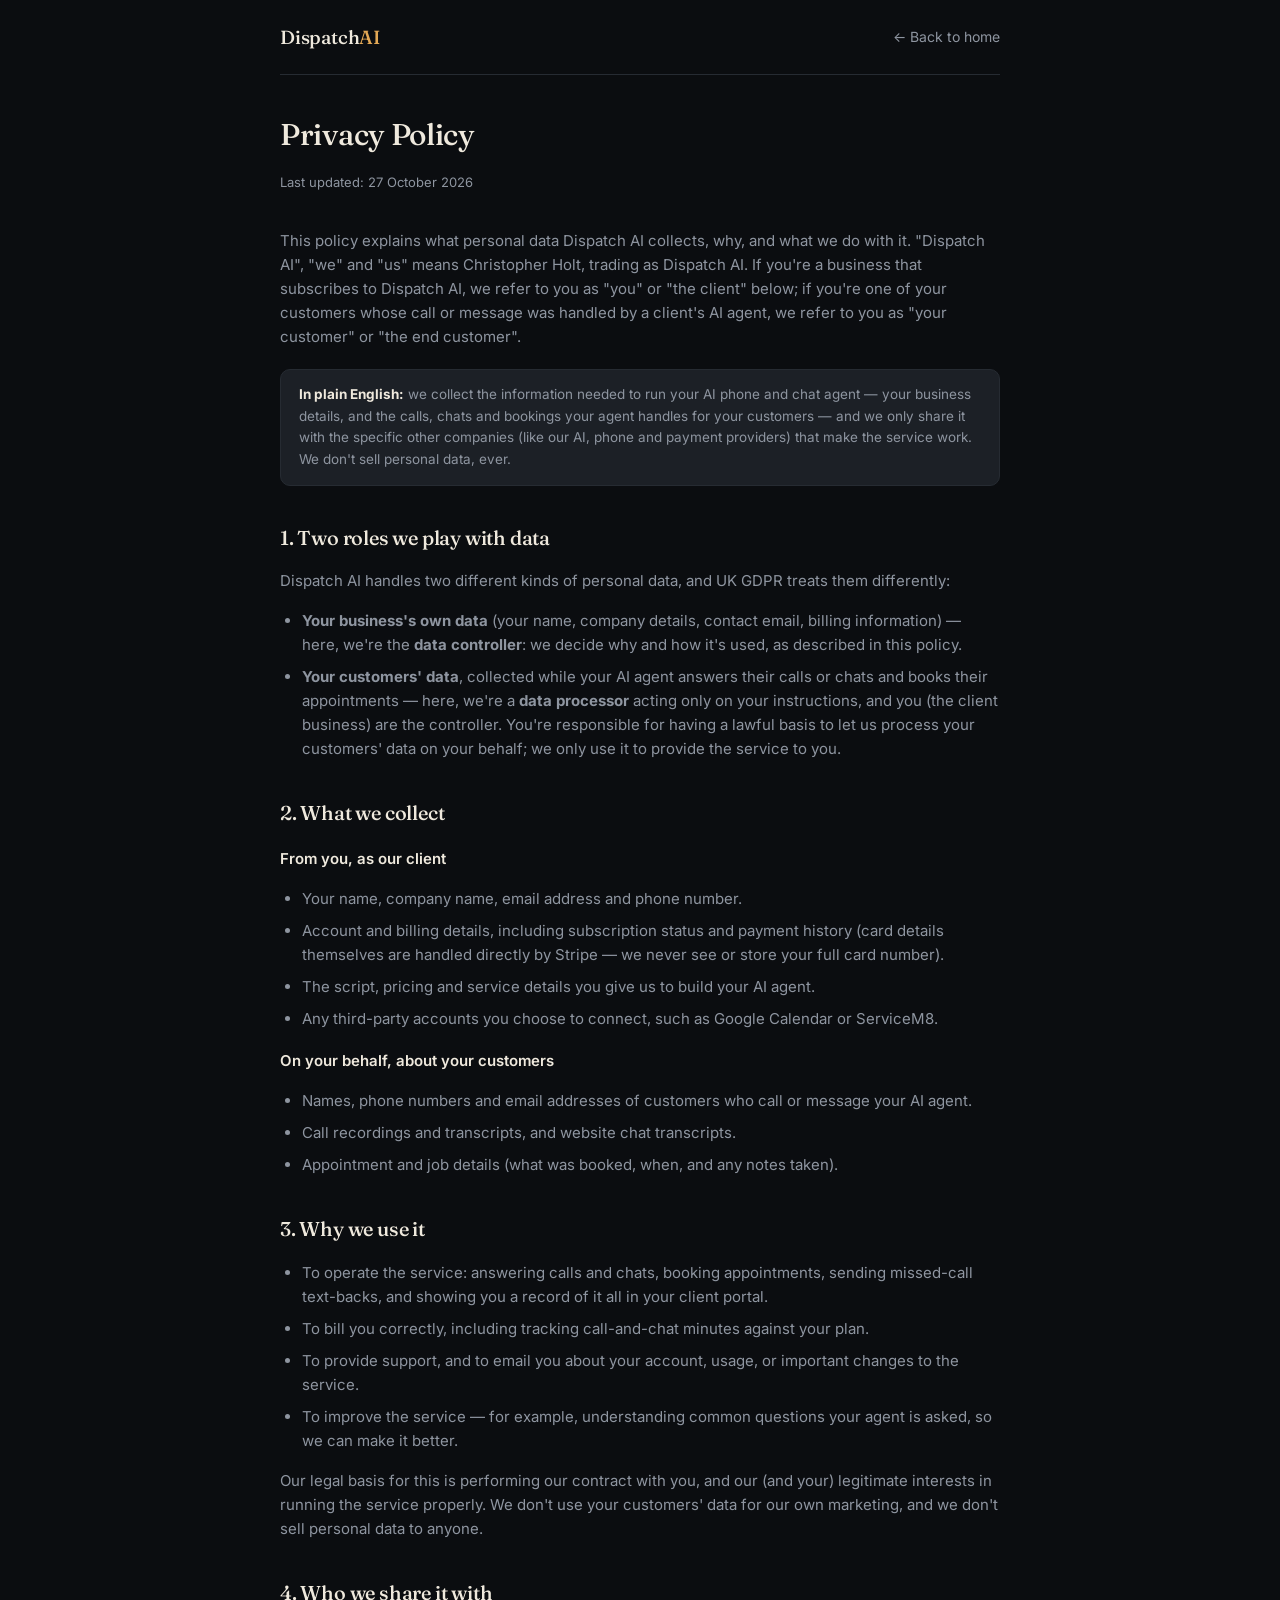
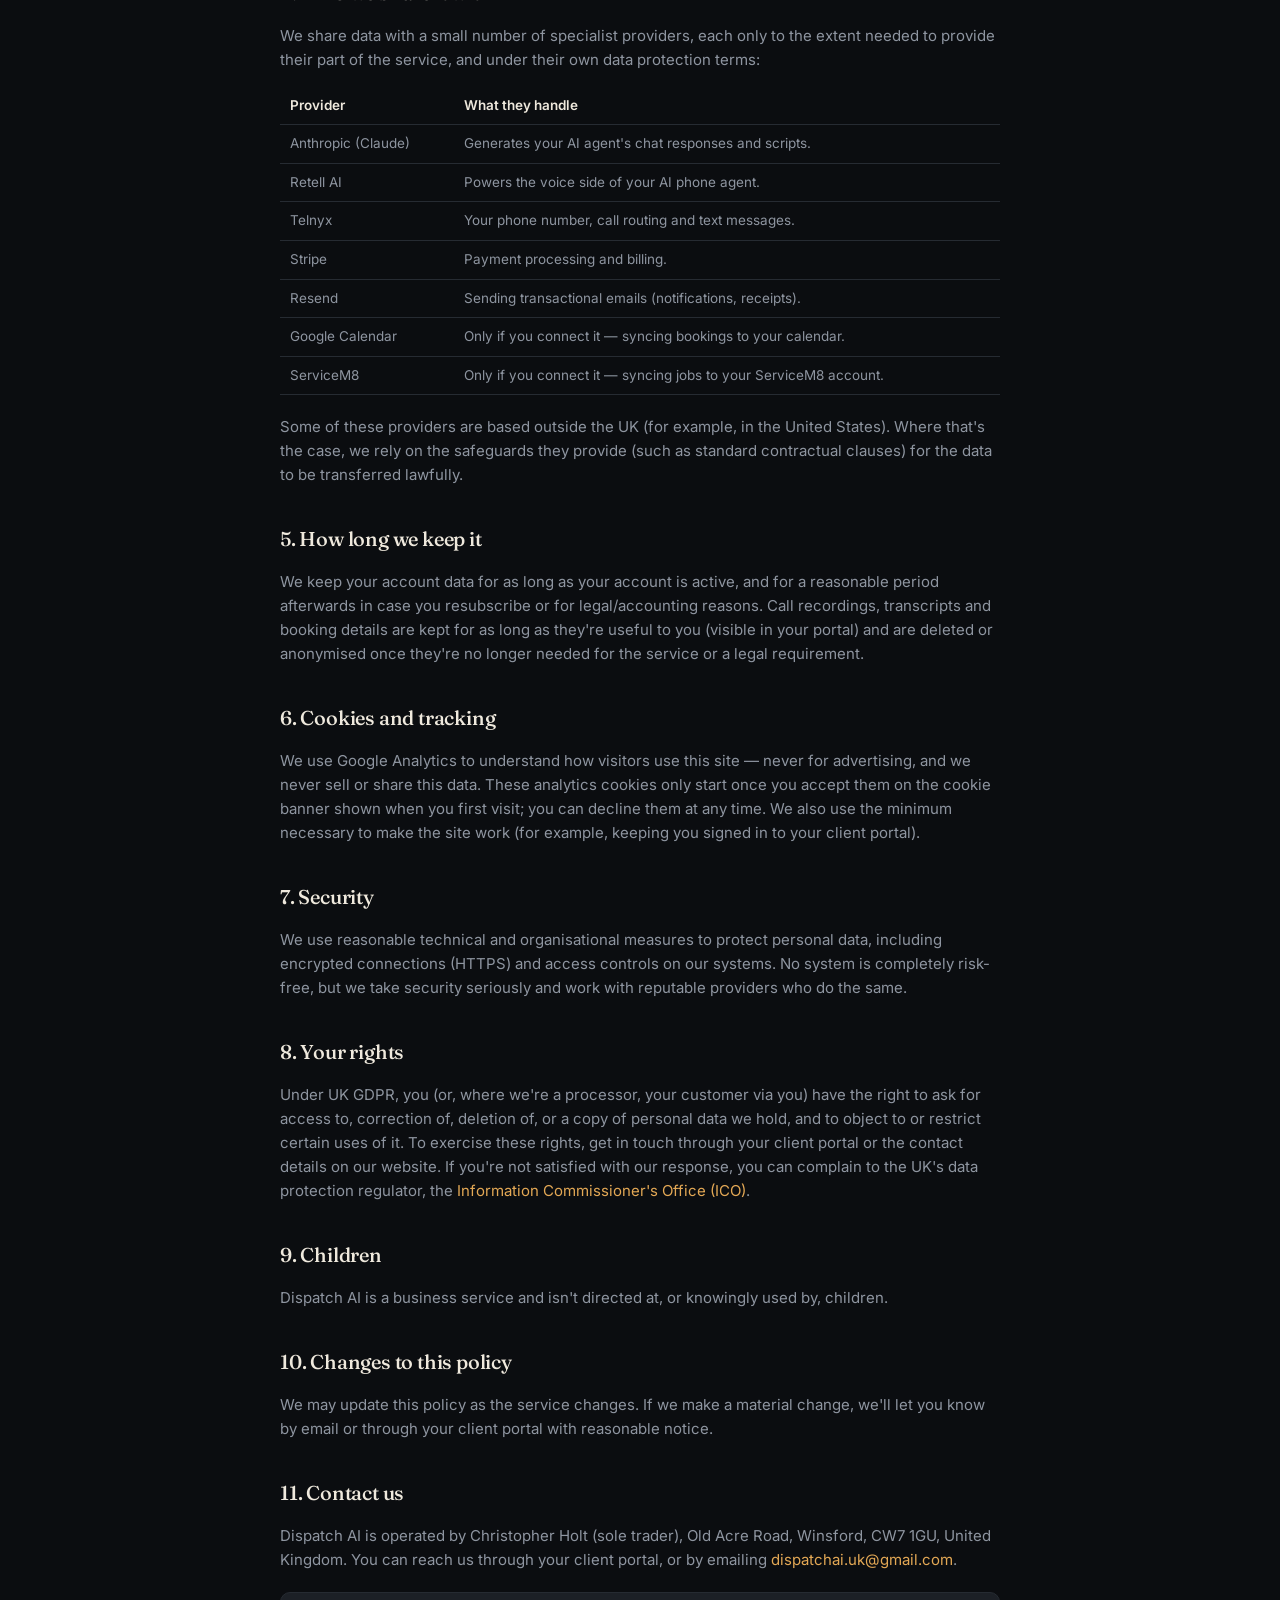
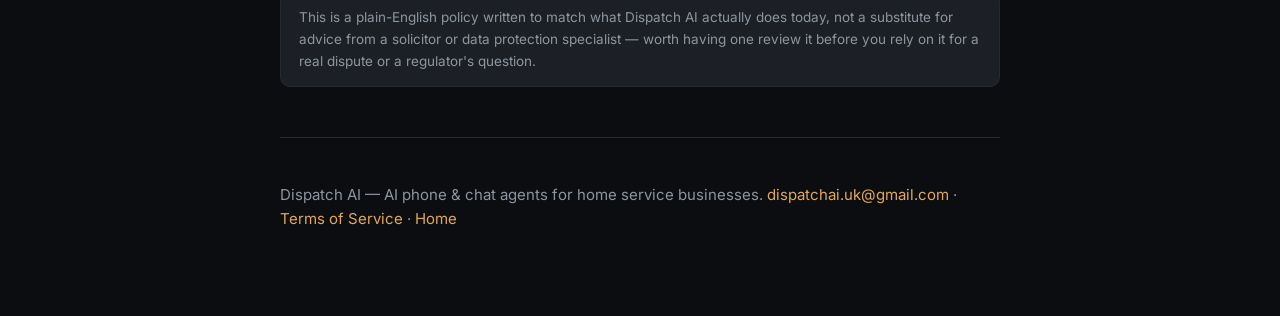
<file: public/privacy.html>
<!DOCTYPE html>
<html lang="en">
<head>
<meta charset="UTF-8">
<meta name="viewport" content="width=device-width, initial-scale=1.0">
<title>Privacy Policy — Dispatch AI</title>
<meta name="description" content="How Dispatch AI collects, uses and protects personal data.">
<meta name="robots" content="noindex, follow">
<link rel="icon" type="image/svg+xml" href="/favicon.svg">
<link rel="preconnect" href="https://fonts.googleapis.com">
<link rel="preconnect" href="https://fonts.gstatic.com" crossorigin>
<link href="https://fonts.googleapis.com/css2?family=Fraunces:ital,opsz,wght@0,9..144,300;0,9..144,500;0,9..144,600;1,9..144,500&family=Inter:wght@400;500;600;700&display=swap" rel="stylesheet">
<style>
:root {
  --bg: #0b0d10;
  --surface: #15181d;
  --surface-2: #1c2026;
  --surface-line: #262b32;
  --fg: #efe9dd;
  --muted: #8e95a0;
  --accent: #e3a855;
  color-scheme: dark;
}
* { box-sizing: border-box; }
html, body { background: var(--bg); }
body {
  color: var(--fg);
  font-family: "Inter", system-ui, sans-serif;
  margin: 0;
  -webkit-font-smoothing: antialiased;
  line-height: 1.6;
}
.wrap { max-width: 760px; margin: 0 auto; padding: 0 20px 60px; }
h1, h2 { font-family: "Fraunces", Georgia, serif; font-weight: 500; letter-spacing: -0.01em; }
header { display: flex; align-items: center; justify-content: space-between; padding: 22px 0; border-bottom: 1px solid var(--surface-line); margin-bottom: 36px; }
.logo { font-family: "Fraunces", serif; font-size: 19px; font-weight: 500; text-decoration: none; color: var(--fg); letter-spacing: -0.01em; }
.logo em { color: var(--accent); font-style: normal; }
header a.back { color: var(--muted); text-decoration: none; font-size: 14px; }
header a.back:hover { color: var(--fg); }
h1 { font-size: 30px; margin: 0 0 6px; }
.updated { color: var(--muted); font-size: 13px; margin-bottom: 36px; }
h2 { font-size: 20px; margin: 36px 0 10px; color: var(--fg); }
h3 { font-family: "Inter", sans-serif; font-size: 15px; font-weight: 600; color: var(--fg); margin: 18px 0 6px; }
p, li { color: var(--muted); font-size: 15px; }
ul, ol { padding-left: 22px; }
li { margin-bottom: 8px; }
a { color: var(--accent); text-decoration: none; }
a:hover { text-decoration: underline; }
table { width: 100%; border-collapse: collapse; margin: 14px 0 20px; font-size: 13.5px; }
th, td { text-align: left; padding: 8px 10px; border-bottom: 1px solid var(--surface-line); color: var(--muted); vertical-align: top; }
th { color: var(--fg); font-weight: 600; }
.callout { background: var(--surface-2); border: 1px solid var(--surface-line); border-radius: 10px; padding: 14px 18px; margin: 20px 0; font-size: 13.5px; color: var(--muted); }
.callout b { color: var(--fg); }
footer { padding: 30px 0 10px; border-top: 1px solid var(--surface-line); margin-top: 50px; font-size: 12.5px; color: var(--muted); }
footer a { color: var(--accent); }
</style>
</head>
<body>
<div class="wrap">
  <header>
    <a class="logo" href="/">Dispatch<em>AI</em></a>
    <a class="back" href="/">&larr; Back to home</a>
  </header>

  <h1>Privacy Policy</h1>
  <p class="updated">Last updated: 27 October 2026</p>

  <p>This policy explains what personal data Dispatch AI collects, why, and what we do with it. "Dispatch AI", "we" and "us" means Christopher Holt, trading as Dispatch AI. If you're a business that subscribes to Dispatch AI, we refer to you as "you" or "the client" below; if you're one of your customers whose call or message was handled by a client's AI agent, we refer to you as "your customer" or "the end customer".</p>

  <div class="callout"><b>In plain English:</b> we collect the information needed to run your AI phone and chat agent — your business details, and the calls, chats and bookings your agent handles for your customers — and we only share it with the specific other companies (like our AI, phone and payment providers) that make the service work. We don't sell personal data, ever.</div>

  <h2>1. Two roles we play with data</h2>
  <p>Dispatch AI handles two different kinds of personal data, and UK GDPR treats them differently:</p>
  <ul>
    <li><b>Your business's own data</b> (your name, company details, contact email, billing information) — here, we're the <b>data controller</b>: we decide why and how it's used, as described in this policy.</li>
    <li><b>Your customers' data</b>, collected while your AI agent answers their calls or chats and books their appointments — here, we're a <b>data processor</b> acting only on your instructions, and you (the client business) are the controller. You're responsible for having a lawful basis to let us process your customers' data on your behalf; we only use it to provide the service to you.</li>
  </ul>

  <h2>2. What we collect</h2>
  <h3>From you, as our client</h3>
  <ul>
    <li>Your name, company name, email address and phone number.</li>
    <li>Account and billing details, including subscription status and payment history (card details themselves are handled directly by Stripe — we never see or store your full card number).</li>
    <li>The script, pricing and service details you give us to build your AI agent.</li>
    <li>Any third-party accounts you choose to connect, such as Google Calendar or ServiceM8.</li>
  </ul>
  <h3>On your behalf, about your customers</h3>
  <ul>
    <li>Names, phone numbers and email addresses of customers who call or message your AI agent.</li>
    <li>Call recordings and transcripts, and website chat transcripts.</li>
    <li>Appointment and job details (what was booked, when, and any notes taken).</li>
  </ul>

  <h2>3. Why we use it</h2>
  <ul>
    <li>To operate the service: answering calls and chats, booking appointments, sending missed-call text-backs, and showing you a record of it all in your client portal.</li>
    <li>To bill you correctly, including tracking call-and-chat minutes against your plan.</li>
    <li>To provide support, and to email you about your account, usage, or important changes to the service.</li>
    <li>To improve the service — for example, understanding common questions your agent is asked, so we can make it better.</li>
  </ul>
  <p>Our legal basis for this is performing our contract with you, and our (and your) legitimate interests in running the service properly. We don't use your customers' data for our own marketing, and we don't sell personal data to anyone.</p>

  <h2>4. Who we share it with</h2>
  <p>We share data with a small number of specialist providers, each only to the extent needed to provide their part of the service, and under their own data protection terms:</p>
  <table>
    <tr><th>Provider</th><th>What they handle</th></tr>
    <tr><td>Anthropic (Claude)</td><td>Generates your AI agent's chat responses and scripts.</td></tr>
    <tr><td>Retell AI</td><td>Powers the voice side of your AI phone agent.</td></tr>
    <tr><td>Telnyx</td><td>Your phone number, call routing and text messages.</td></tr>
    <tr><td>Stripe</td><td>Payment processing and billing.</td></tr>
    <tr><td>Resend</td><td>Sending transactional emails (notifications, receipts).</td></tr>
    <tr><td>Google Calendar</td><td>Only if you connect it — syncing bookings to your calendar.</td></tr>
    <tr><td>ServiceM8</td><td>Only if you connect it — syncing jobs to your ServiceM8 account.</td></tr>
  </table>
  <p>Some of these providers are based outside the UK (for example, in the United States). Where that's the case, we rely on the safeguards they provide (such as standard contractual clauses) for the data to be transferred lawfully.</p>

  <h2>5. How long we keep it</h2>
  <p>We keep your account data for as long as your account is active, and for a reasonable period afterwards in case you resubscribe or for legal/accounting reasons. Call recordings, transcripts and booking details are kept for as long as they're useful to you (visible in your portal) and are deleted or anonymised once they're no longer needed for the service or a legal requirement.</p>

  <h2>6. Cookies and tracking</h2>
    <p>We use Google Analytics to understand how visitors use this site — never for advertising, and we never sell or share this data. These analytics cookies only start once you accept them on the cookie banner shown when you first visit; you can decline them at any time. We also use the minimum necessary to make the site work (for example, keeping you signed in to your client portal).</p>

  <h2>7. Security</h2>
  <p>We use reasonable technical and organisational measures to protect personal data, including encrypted connections (HTTPS) and access controls on our systems. No system is completely risk-free, but we take security seriously and work with reputable providers who do the same.</p>

  <h2>8. Your rights</h2>
  <p>Under UK GDPR, you (or, where we're a processor, your customer via you) have the right to ask for access to, correction of, deletion of, or a copy of personal data we hold, and to object to or restrict certain uses of it. To exercise these rights, get in touch through your client portal or the contact details on our website. If you're not satisfied with our response, you can complain to the UK's data protection regulator, the <a href="https://ico.org.uk" target="_blank" rel="noopener">Information Commissioner's Office (ICO)</a>.</p>

  <h2>9. Children</h2>
  <p>Dispatch AI is a business service and isn't directed at, or knowingly used by, children.</p>

  <h2>10. Changes to this policy</h2>
  <p>We may update this policy as the service changes. If we make a material change, we'll let you know by email or through your client portal with reasonable notice.</p>

  <h2>11. Contact us</h2>
    <p>Dispatch AI is operated by Christopher Holt (sole trader), Old Acre Road, Winsford, CW7 1GU, United Kingdom. You can reach us through your client portal, or by emailing <a href="mailto:dispatchai.uk@gmail.com">dispatchai.uk@gmail.com</a>.</p>

  <div class="callout">This is a plain-English policy written to match what Dispatch AI actually does today, not a substitute for advice from a solicitor or data protection specialist — worth having one review it before you rely on it for a real dispute or a regulator's question.</div>

  <footer>
        <p>Dispatch AI — AI phone &amp; chat agents for home service businesses. <a href="mailto:dispatchai.uk@gmail.com">dispatchai.uk@gmail.com</a> · <a href="/terms">Terms of Service</a> · <a href="/">Home</a></p>
  </footer>
</div>
</body>
</html>
</file>
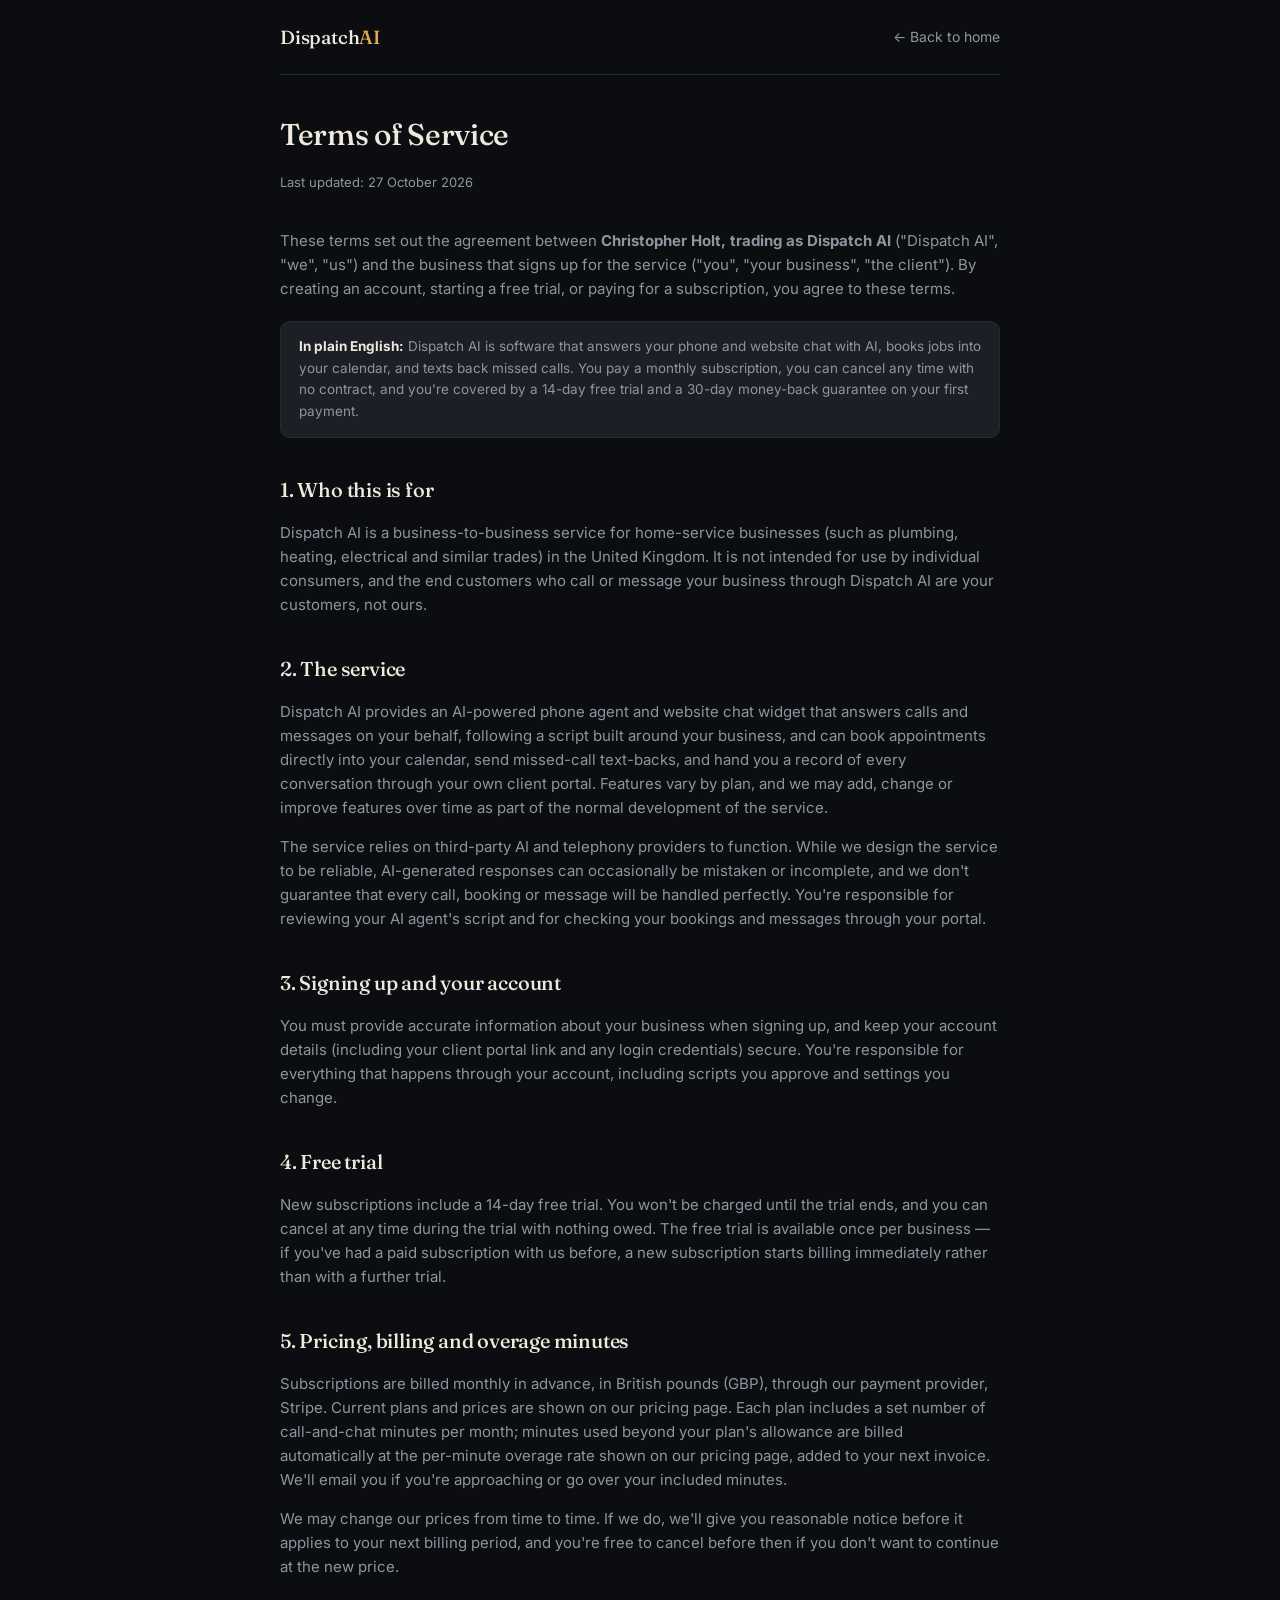
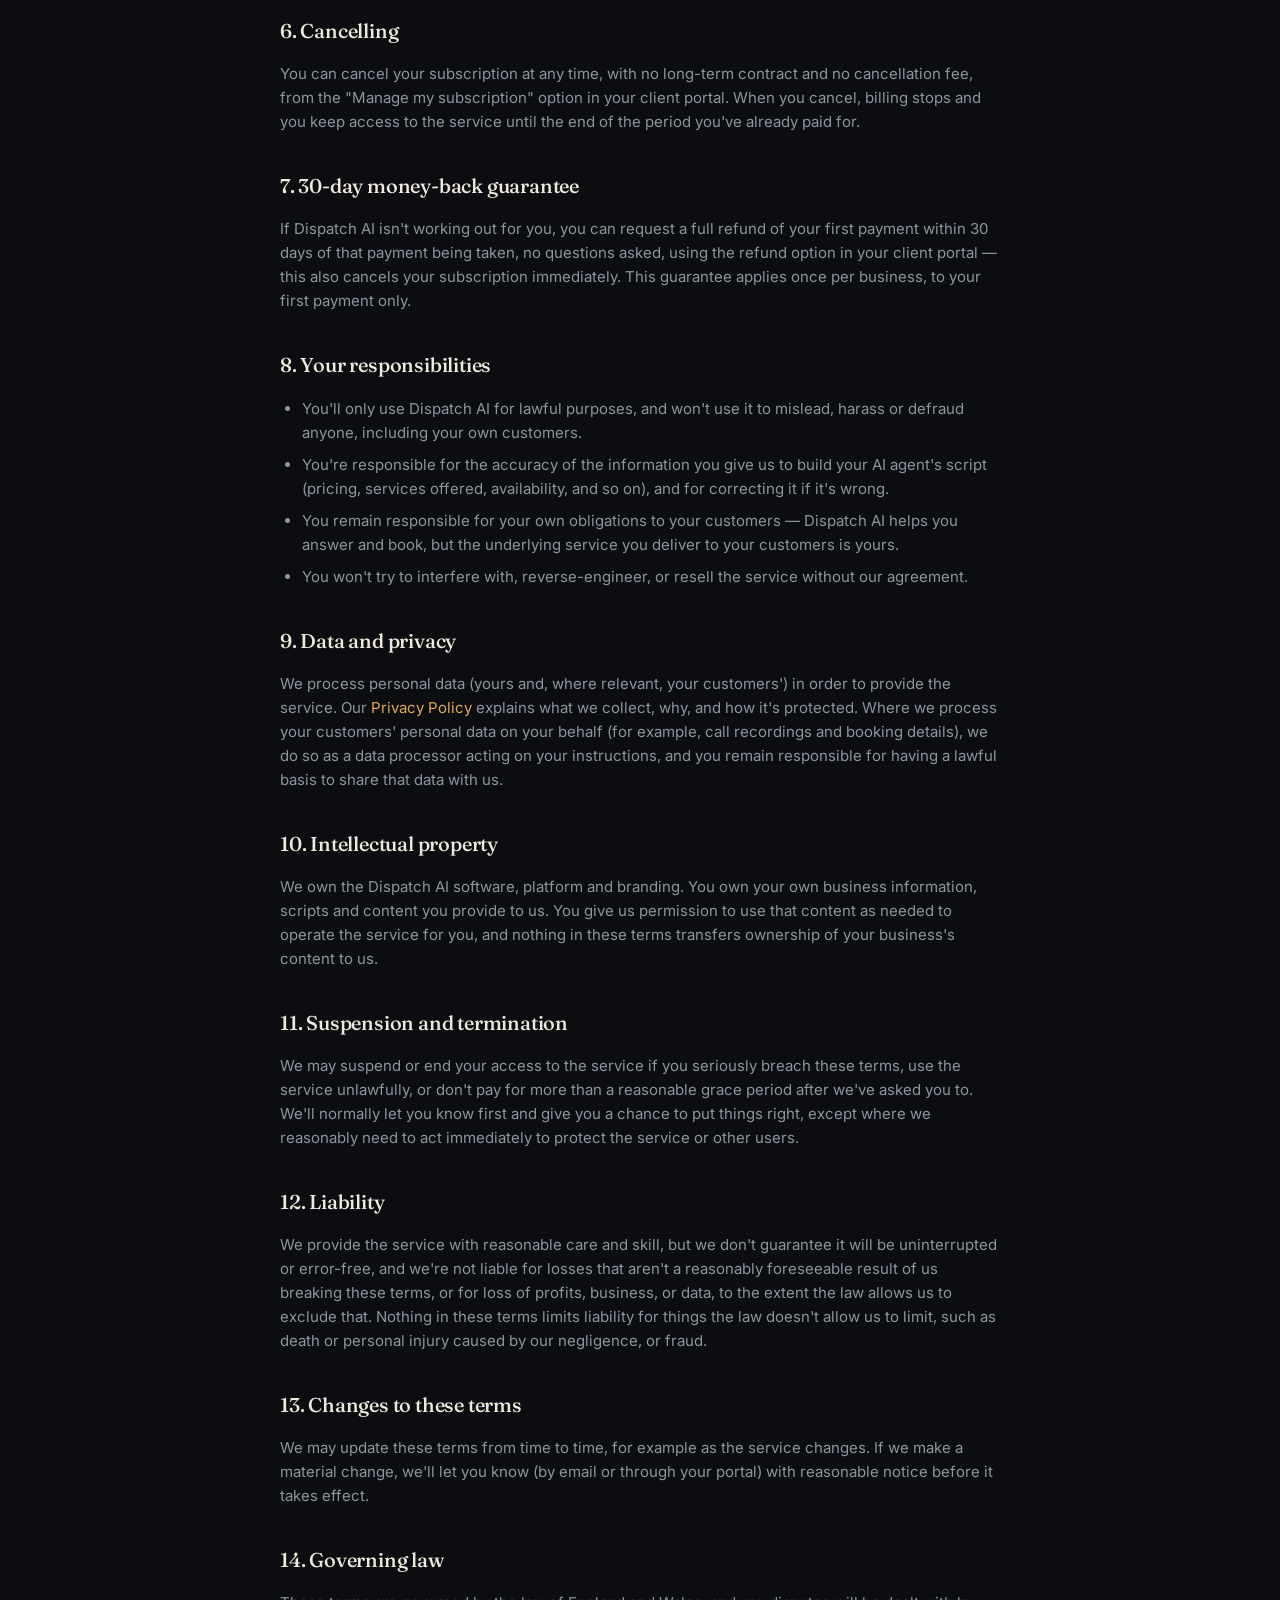
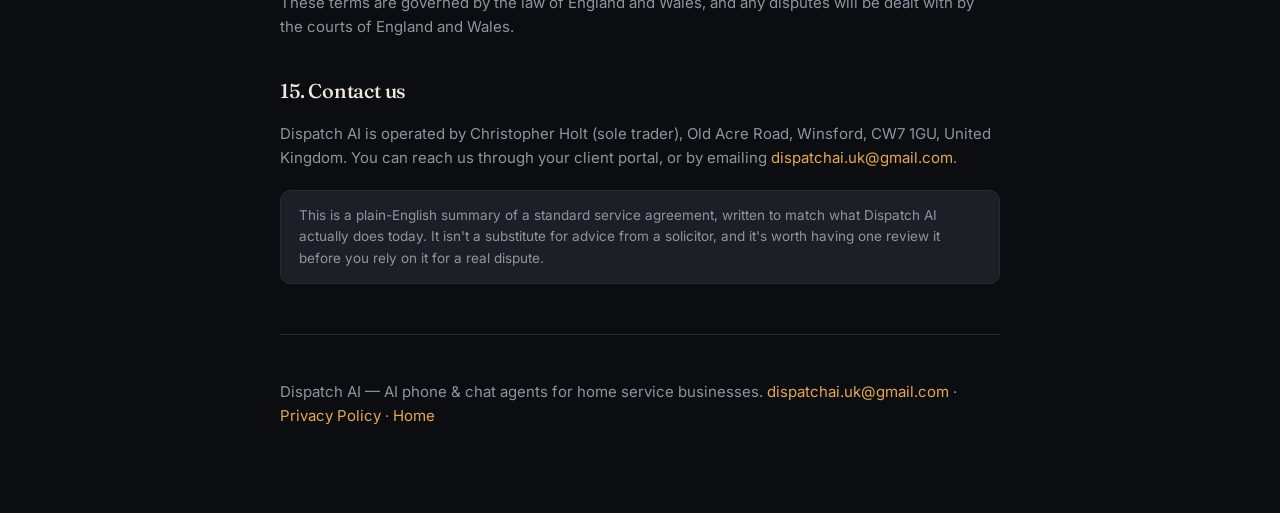
<file: public/terms.html>
<!DOCTYPE html>
<html lang="en">
<head>
<meta charset="UTF-8">
<meta name="viewport" content="width=device-width, initial-scale=1.0">
<title>Terms of Service — Dispatch AI</title>
<meta name="description" content="The terms that apply when you subscribe to Dispatch AI's AI phone and chat agent service.">
<meta name="robots" content="noindex, follow">
<link rel="icon" type="image/svg+xml" href="/favicon.svg">
<link rel="preconnect" href="https://fonts.googleapis.com">
<link rel="preconnect" href="https://fonts.gstatic.com" crossorigin>
<link href="https://fonts.googleapis.com/css2?family=Fraunces:ital,opsz,wght@0,9..144,300;0,9..144,500;0,9..144,600;1,9..144,500&family=Inter:wght@400;500;600;700&display=swap" rel="stylesheet">
<style>
:root {
  --bg: #0b0d10;
  --surface: #15181d;
  --surface-2: #1c2026;
  --surface-line: #262b32;
  --fg: #efe9dd;
  --muted: #8e95a0;
  --accent: #e3a855;
  color-scheme: dark;
}
* { box-sizing: border-box; }
html, body { background: var(--bg); }
body {
  color: var(--fg);
  font-family: "Inter", system-ui, sans-serif;
  margin: 0;
  -webkit-font-smoothing: antialiased;
  line-height: 1.6;
}
.wrap { max-width: 760px; margin: 0 auto; padding: 0 20px 60px; }
h1, h2 { font-family: "Fraunces", Georgia, serif; font-weight: 500; letter-spacing: -0.01em; }
em.accent { font-style: normal; color: var(--accent); }
header { display: flex; align-items: center; justify-content: space-between; padding: 22px 0; border-bottom: 1px solid var(--surface-line); margin-bottom: 36px; }
.logo { font-family: "Fraunces", serif; font-size: 19px; font-weight: 500; text-decoration: none; color: var(--fg); letter-spacing: -0.01em; }
.logo em { color: var(--accent); font-style: normal; }
header a.back { color: var(--muted); text-decoration: none; font-size: 14px; }
header a.back:hover { color: var(--fg); }
h1 { font-size: 30px; margin: 0 0 6px; }
.updated { color: var(--muted); font-size: 13px; margin-bottom: 36px; }
h2 { font-size: 20px; margin: 36px 0 10px; color: var(--fg); }
p, li { color: var(--muted); font-size: 15px; }
ul, ol { padding-left: 22px; }
li { margin-bottom: 8px; }
a { color: var(--accent); text-decoration: none; }
a:hover { text-decoration: underline; }
.callout { background: var(--surface-2); border: 1px solid var(--surface-line); border-radius: 10px; padding: 14px 18px; margin: 20px 0; font-size: 13.5px; color: var(--muted); }
.callout b { color: var(--fg); }
footer { padding: 30px 0 10px; border-top: 1px solid var(--surface-line); margin-top: 50px; font-size: 12.5px; color: var(--muted); }
footer a { color: var(--accent); }
</style>
</head>
<body>
<div class="wrap">
  <header>
    <a class="logo" href="/">Dispatch<em>AI</em></a>
    <a class="back" href="/">&larr; Back to home</a>
  </header>

  <h1>Terms of Service</h1>
  <p class="updated">Last updated: 27 October 2026</p>

  <p>These terms set out the agreement between <b>Christopher Holt, trading as Dispatch AI</b> ("Dispatch AI", "we", "us") and the business that signs up for the service ("you", "your business", "the client"). By creating an account, starting a free trial, or paying for a subscription, you agree to these terms.</p>

  <div class="callout"><b>In plain English:</b> Dispatch AI is software that answers your phone and website chat with AI, books jobs into your calendar, and texts back missed calls. You pay a monthly subscription, you can cancel any time with no contract, and you're covered by a 14-day free trial and a 30-day money-back guarantee on your first payment.</div>

  <h2>1. Who this is for</h2>
  <p>Dispatch AI is a business-to-business service for home-service businesses (such as plumbing, heating, electrical and similar trades) in the United Kingdom. It is not intended for use by individual consumers, and the end customers who call or message your business through Dispatch AI are your customers, not ours.</p>

  <h2>2. The service</h2>
  <p>Dispatch AI provides an AI-powered phone agent and website chat widget that answers calls and messages on your behalf, following a script built around your business, and can book appointments directly into your calendar, send missed-call text-backs, and hand you a record of every conversation through your own client portal. Features vary by plan, and we may add, change or improve features over time as part of the normal development of the service.</p>
  <p>The service relies on third-party AI and telephony providers to function. While we design the service to be reliable, AI-generated responses can occasionally be mistaken or incomplete, and we don't guarantee that every call, booking or message will be handled perfectly. You're responsible for reviewing your AI agent's script and for checking your bookings and messages through your portal.</p>

  <h2>3. Signing up and your account</h2>
  <p>You must provide accurate information about your business when signing up, and keep your account details (including your client portal link and any login credentials) secure. You're responsible for everything that happens through your account, including scripts you approve and settings you change.</p>

  <h2>4. Free trial</h2>
  <p>New subscriptions include a 14-day free trial. You won't be charged until the trial ends, and you can cancel at any time during the trial with nothing owed. The free trial is available once per business — if you've had a paid subscription with us before, a new subscription starts billing immediately rather than with a further trial.</p>

  <h2>5. Pricing, billing and overage minutes</h2>
  <p>Subscriptions are billed monthly in advance, in British pounds (GBP), through our payment provider, Stripe. Current plans and prices are shown on our pricing page. Each plan includes a set number of call-and-chat minutes per month; minutes used beyond your plan's allowance are billed automatically at the per-minute overage rate shown on our pricing page, added to your next invoice. We'll email you if you're approaching or go over your included minutes.</p>
  <p>We may change our prices from time to time. If we do, we'll give you reasonable notice before it applies to your next billing period, and you're free to cancel before then if you don't want to continue at the new price.</p>

  <h2>6. Cancelling</h2>
  <p>You can cancel your subscription at any time, with no long-term contract and no cancellation fee, from the "Manage my subscription" option in your client portal. When you cancel, billing stops and you keep access to the service until the end of the period you've already paid for.</p>

  <h2>7. 30-day money-back guarantee</h2>
  <p>If Dispatch AI isn't working out for you, you can request a full refund of your first payment within 30 days of that payment being taken, no questions asked, using the refund option in your client portal — this also cancels your subscription immediately. This guarantee applies once per business, to your first payment only.</p>

  <h2>8. Your responsibilities</h2>
  <ul>
    <li>You'll only use Dispatch AI for lawful purposes, and won't use it to mislead, harass or defraud anyone, including your own customers.</li>
    <li>You're responsible for the accuracy of the information you give us to build your AI agent's script (pricing, services offered, availability, and so on), and for correcting it if it's wrong.</li>
    <li>You remain responsible for your own obligations to your customers — Dispatch AI helps you answer and book, but the underlying service you deliver to your customers is yours.</li>
    <li>You won't try to interfere with, reverse-engineer, or resell the service without our agreement.</li>
  </ul>

  <h2>9. Data and privacy</h2>
  <p>We process personal data (yours and, where relevant, your customers') in order to provide the service. Our <a href="/privacy">Privacy Policy</a> explains what we collect, why, and how it's protected. Where we process your customers' personal data on your behalf (for example, call recordings and booking details), we do so as a data processor acting on your instructions, and you remain responsible for having a lawful basis to share that data with us.</p>

  <h2>10. Intellectual property</h2>
  <p>We own the Dispatch AI software, platform and branding. You own your own business information, scripts and content you provide to us. You give us permission to use that content as needed to operate the service for you, and nothing in these terms transfers ownership of your business's content to us.</p>

  <h2>11. Suspension and termination</h2>
  <p>We may suspend or end your access to the service if you seriously breach these terms, use the service unlawfully, or don't pay for more than a reasonable grace period after we've asked you to. We'll normally let you know first and give you a chance to put things right, except where we reasonably need to act immediately to protect the service or other users.</p>

  <h2>12. Liability</h2>
  <p>We provide the service with reasonable care and skill, but we don't guarantee it will be uninterrupted or error-free, and we're not liable for losses that aren't a reasonably foreseeable result of us breaking these terms, or for loss of profits, business, or data, to the extent the law allows us to exclude that. Nothing in these terms limits liability for things the law doesn't allow us to limit, such as death or personal injury caused by our negligence, or fraud.</p>

  <h2>13. Changes to these terms</h2>
  <p>We may update these terms from time to time, for example as the service changes. If we make a material change, we'll let you know (by email or through your portal) with reasonable notice before it takes effect.</p>

  <h2>14. Governing law</h2>
  <p>These terms are governed by the law of England and Wales, and any disputes will be dealt with by the courts of England and Wales.</p>

  <h2>15. Contact us</h2>
    <p>Dispatch AI is operated by Christopher Holt (sole trader), Old Acre Road, Winsford, CW7 1GU, United Kingdom. You can reach us through your client portal, or by emailing <a href="mailto:dispatchai.uk@gmail.com">dispatchai.uk@gmail.com</a>.</p>

  <div class="callout">This is a plain-English summary of a standard service agreement, written to match what Dispatch AI actually does today. It isn't a substitute for advice from a solicitor, and it's worth having one review it before you rely on it for a real dispute.</div>

  <footer>
        <p>Dispatch AI — AI phone &amp; chat agents for home service businesses. <a href="mailto:dispatchai.uk@gmail.com">dispatchai.uk@gmail.com</a> · <a href="/privacy">Privacy Policy</a> · <a href="/">Home</a></p>
  </footer>
</div>
</body>
</html>
</file>
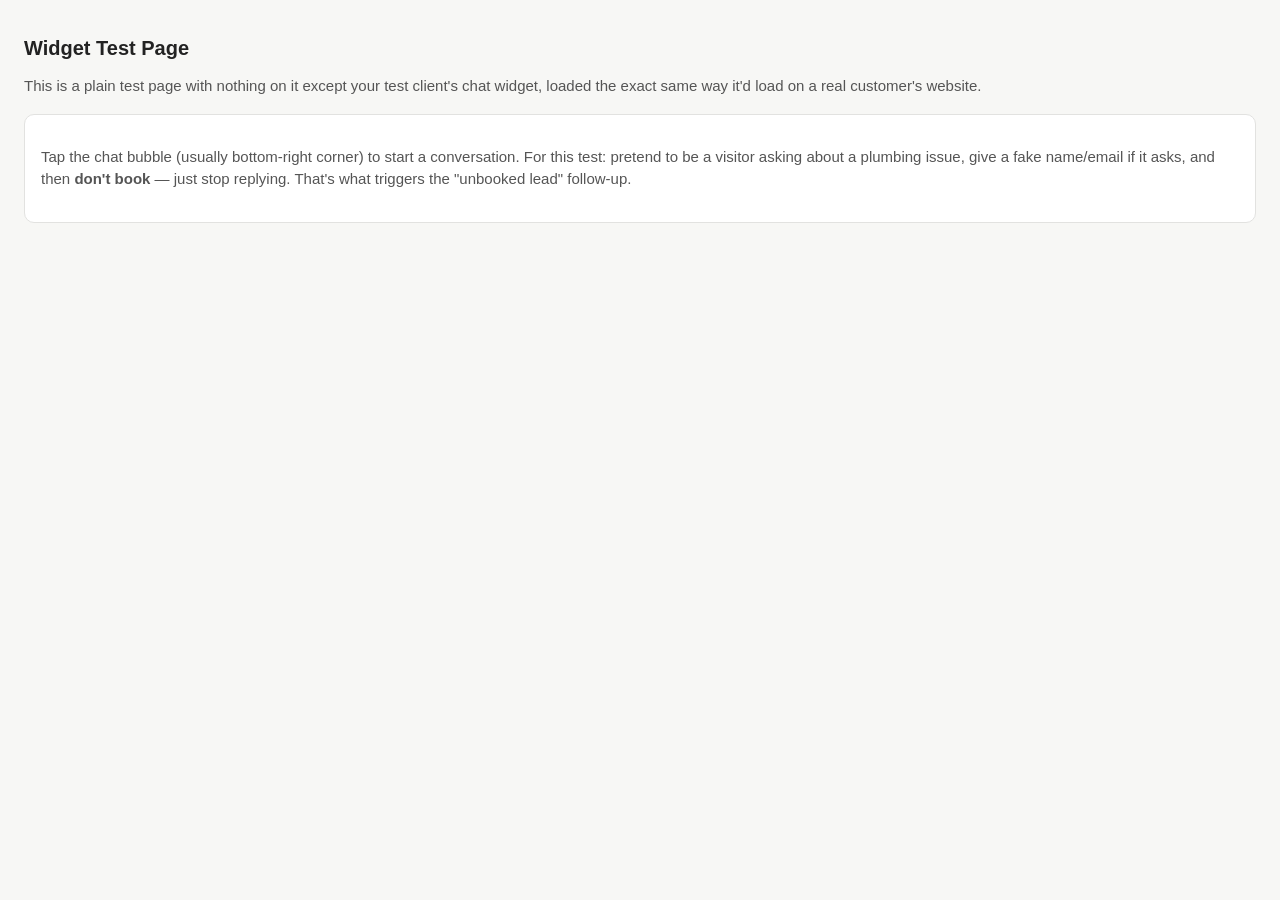
<file: public/widget-test.html>
<!DOCTYPE html>
<html lang="en">
<head>
<meta charset="UTF-8">
<meta name="viewport" content="width=device-width, initial-scale=1.0">
<title>Widget Test Page</title>
<style>
  body {
    font-family: -apple-system, BlinkMacSystemFont, "Segoe UI", Roboto, sans-serif;
    margin: 0;
    padding: 24px;
    background: #f7f7f5;
    color: #222;
  }
  h1 {
    font-size: 20px;
    margin-bottom: 8px;
  }
  p {
    font-size: 15px;
    line-height: 1.5;
    color: #555;
  }
  .box {
    background: white;
    border-radius: 10px;
    padding: 16px;
    margin-top: 16px;
    border: 1px solid #e2e2e0;
  }
</style>
</head>
<body>
  <h1>Widget Test Page</h1>
  <p>This is a plain test page with nothing on it except your test client's chat widget, loaded the exact same way it'd load on a real customer's website.</p>
  <div class="box">
    <p>Tap the chat bubble (usually bottom-right corner) to start a conversation. For this test: pretend to be a visitor asking about a plumbing issue, give a fake name/email if it asks, and then <strong>don't book</strong> — just stop replying. That's what triggers the "unbooked lead" follow-up.</p>
  </div>

  <script src="https://dispatch-ai-pd2p.onrender.com/widget.js" data-client-id="f66c1870-df77-40dc-8a98-7b6059d6c2d8" data-company-name="Plumbing" data-label="Chat with us"></script>
</body>
</html>
</file>
